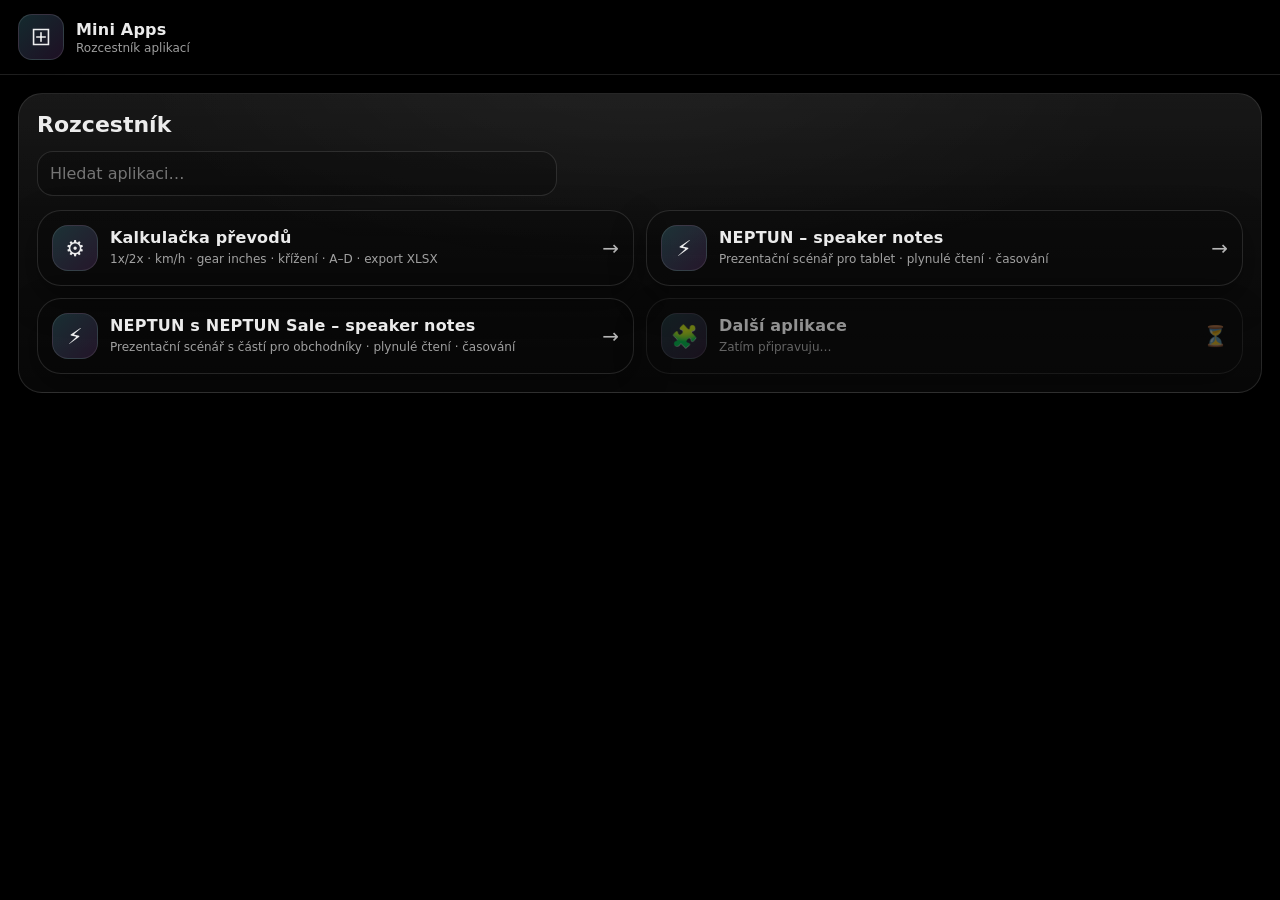
<file: index.html>
<!doctype html>
<html lang="cs">
<head>
  <meta charset="utf-8" />
  <meta name="viewport" content="width=device-width,initial-scale=1" />
  <meta name="theme-color" content="#000000">
  <title>Mini Apps – rozcestník</title>
  <link rel="stylesheet" href="shared/shell.css" />
  <script defer src="shared/hub.js"></script>
  <link rel="manifest" href="manifest.webmanifest">
  <link rel="apple-touch-icon" href="icons/mini-apps-180.png">
  <script defer src="shared/pwa.js"></script>
</head>

<body>
  <header class="topbar">
    <div class="brand">
      <div class="logo" aria-hidden="true">
        <svg width="34" height="34" viewBox="0 0 64 64" fill="none">
          <path d="M18 18h28v28H18z" stroke="currentColor" stroke-width="3" />
          <path d="M24 32h16" stroke="currentColor" stroke-width="3" stroke-linecap="round" />
          <path d="M32 24v16" stroke="currentColor" stroke-width="3" stroke-linecap="round" />
        </svg>
      </div>
      <div>
        <div class="title">Mini Apps</div>
        <div class="subtitle">Rozcestník aplikací</div>
      </div>
    </div>
  </header>

  <main class="wrap">
    <section class="hero">
      <div class="hero-card">
        <div class="hero-bg" aria-hidden="true"></div>
        <div class="hero-content">
          <h1>Rozcestník</h1>

          <div class="hub-controls">
            <input id="search" class="hub-search" type="text" placeholder="Hledat aplikaci…" aria-label="Hledat aplikaci" />
            <button type="button" id="installApp" class="btn primary hub-install" hidden>Instalovat Mini Apps</button>
          </div>

          <div id="appGrid" class="app-grid" aria-live="polite"></div>
          <div id="hubError" class="hub-error" role="alert" style="display:none;"></div>
        </div>
      </div>
    </section>
  </main>

</body>
</html>
</file>
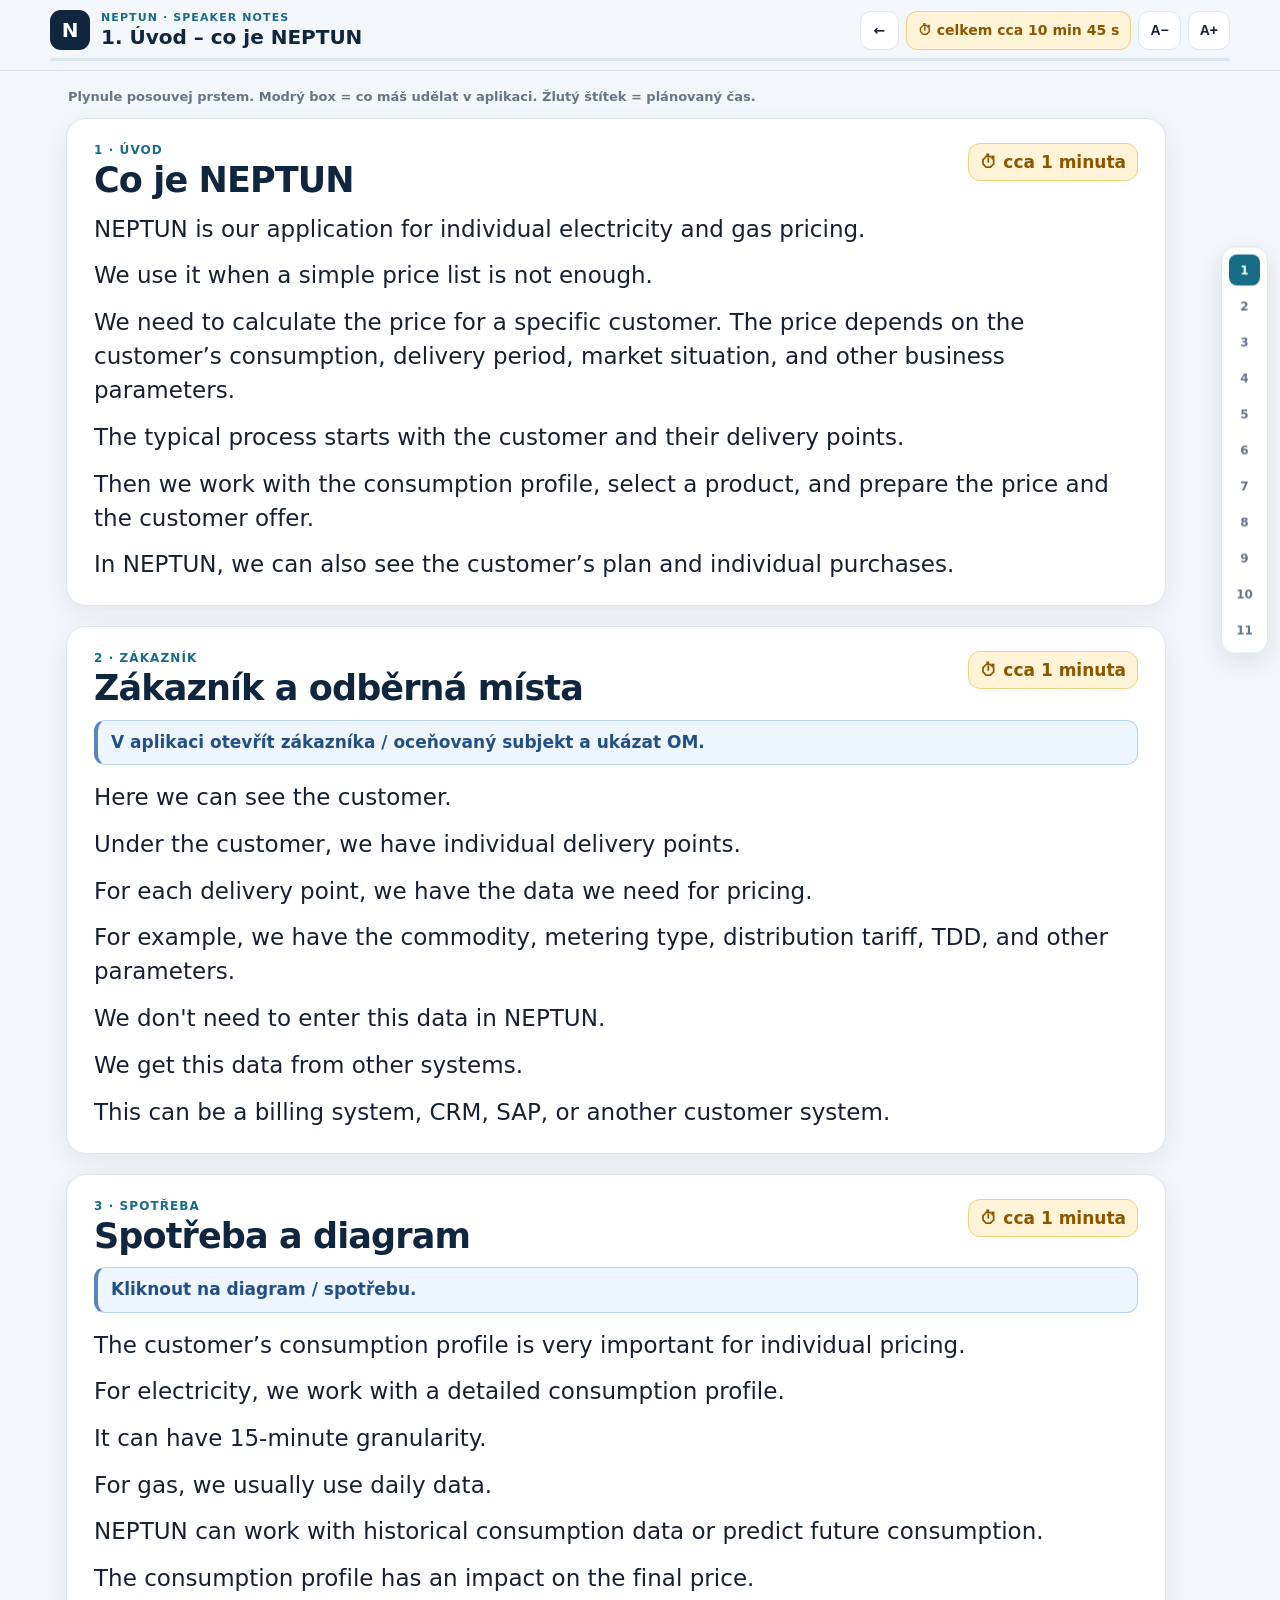
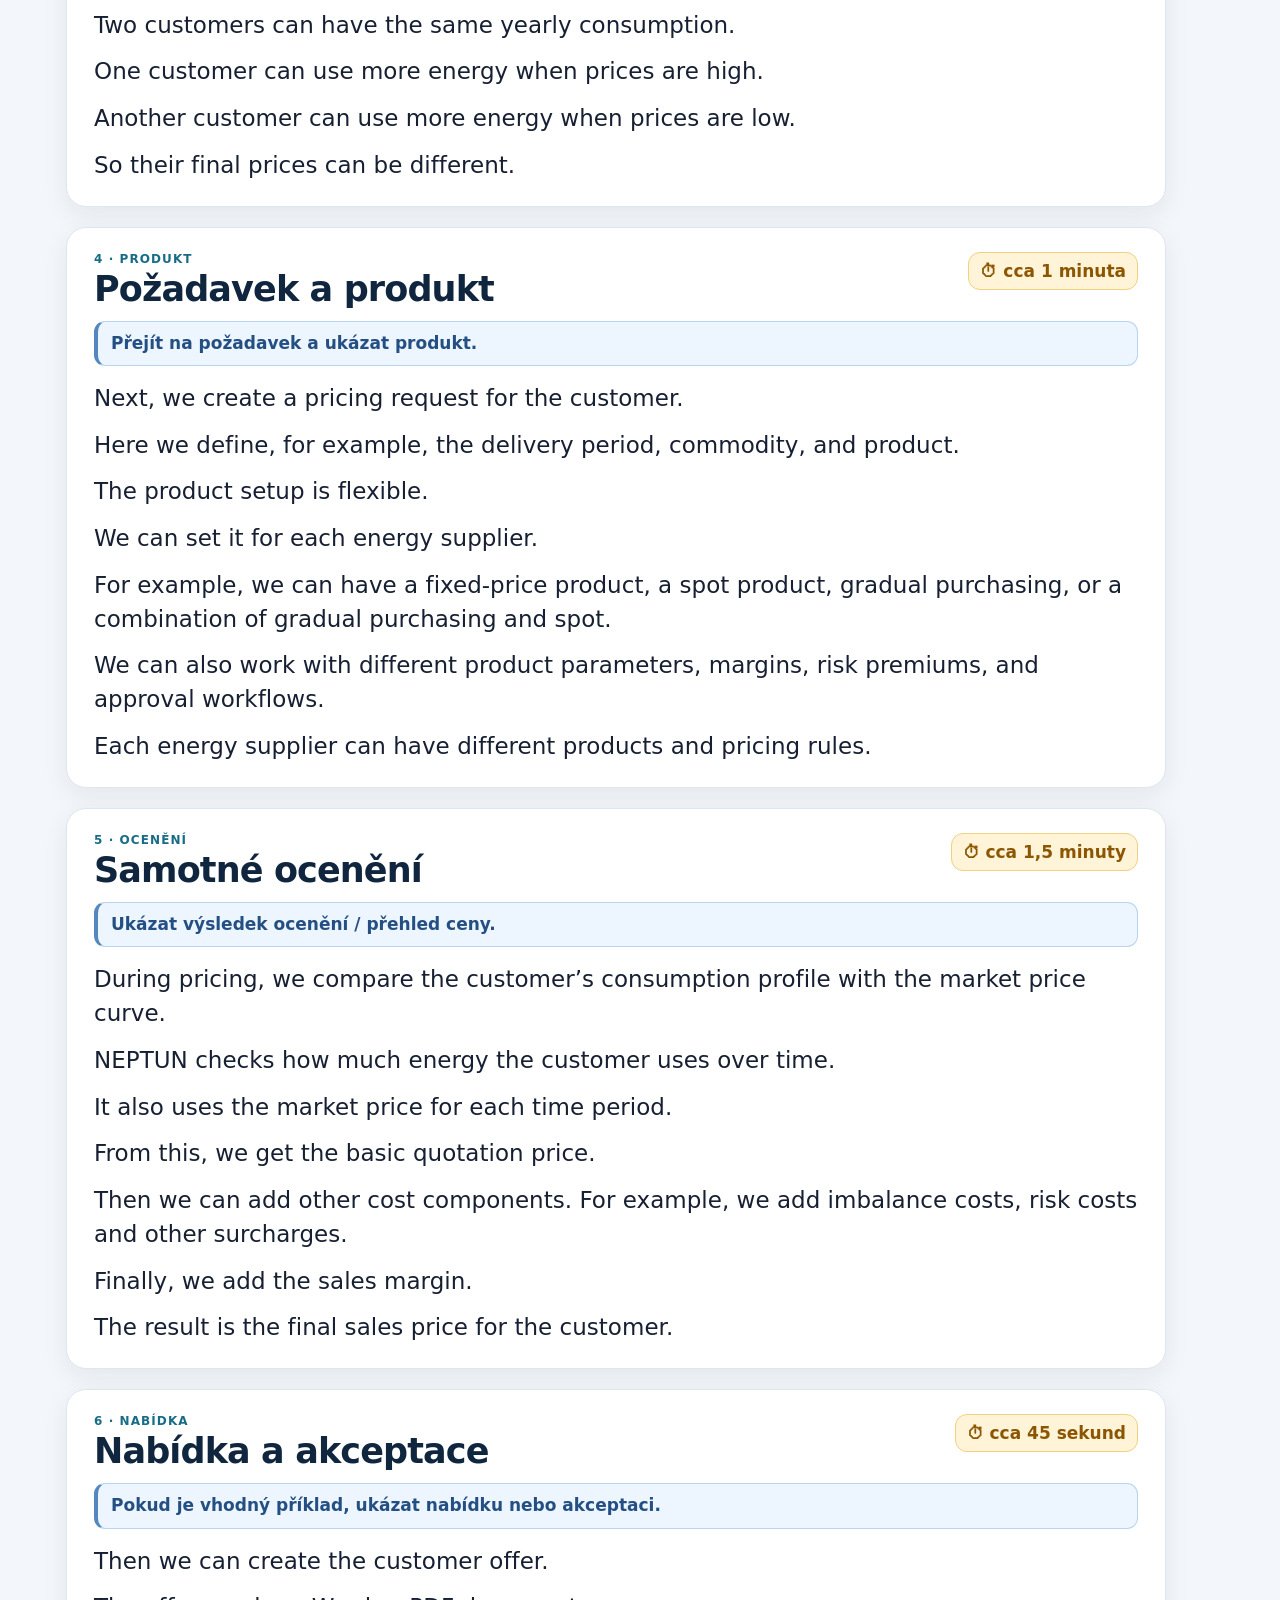
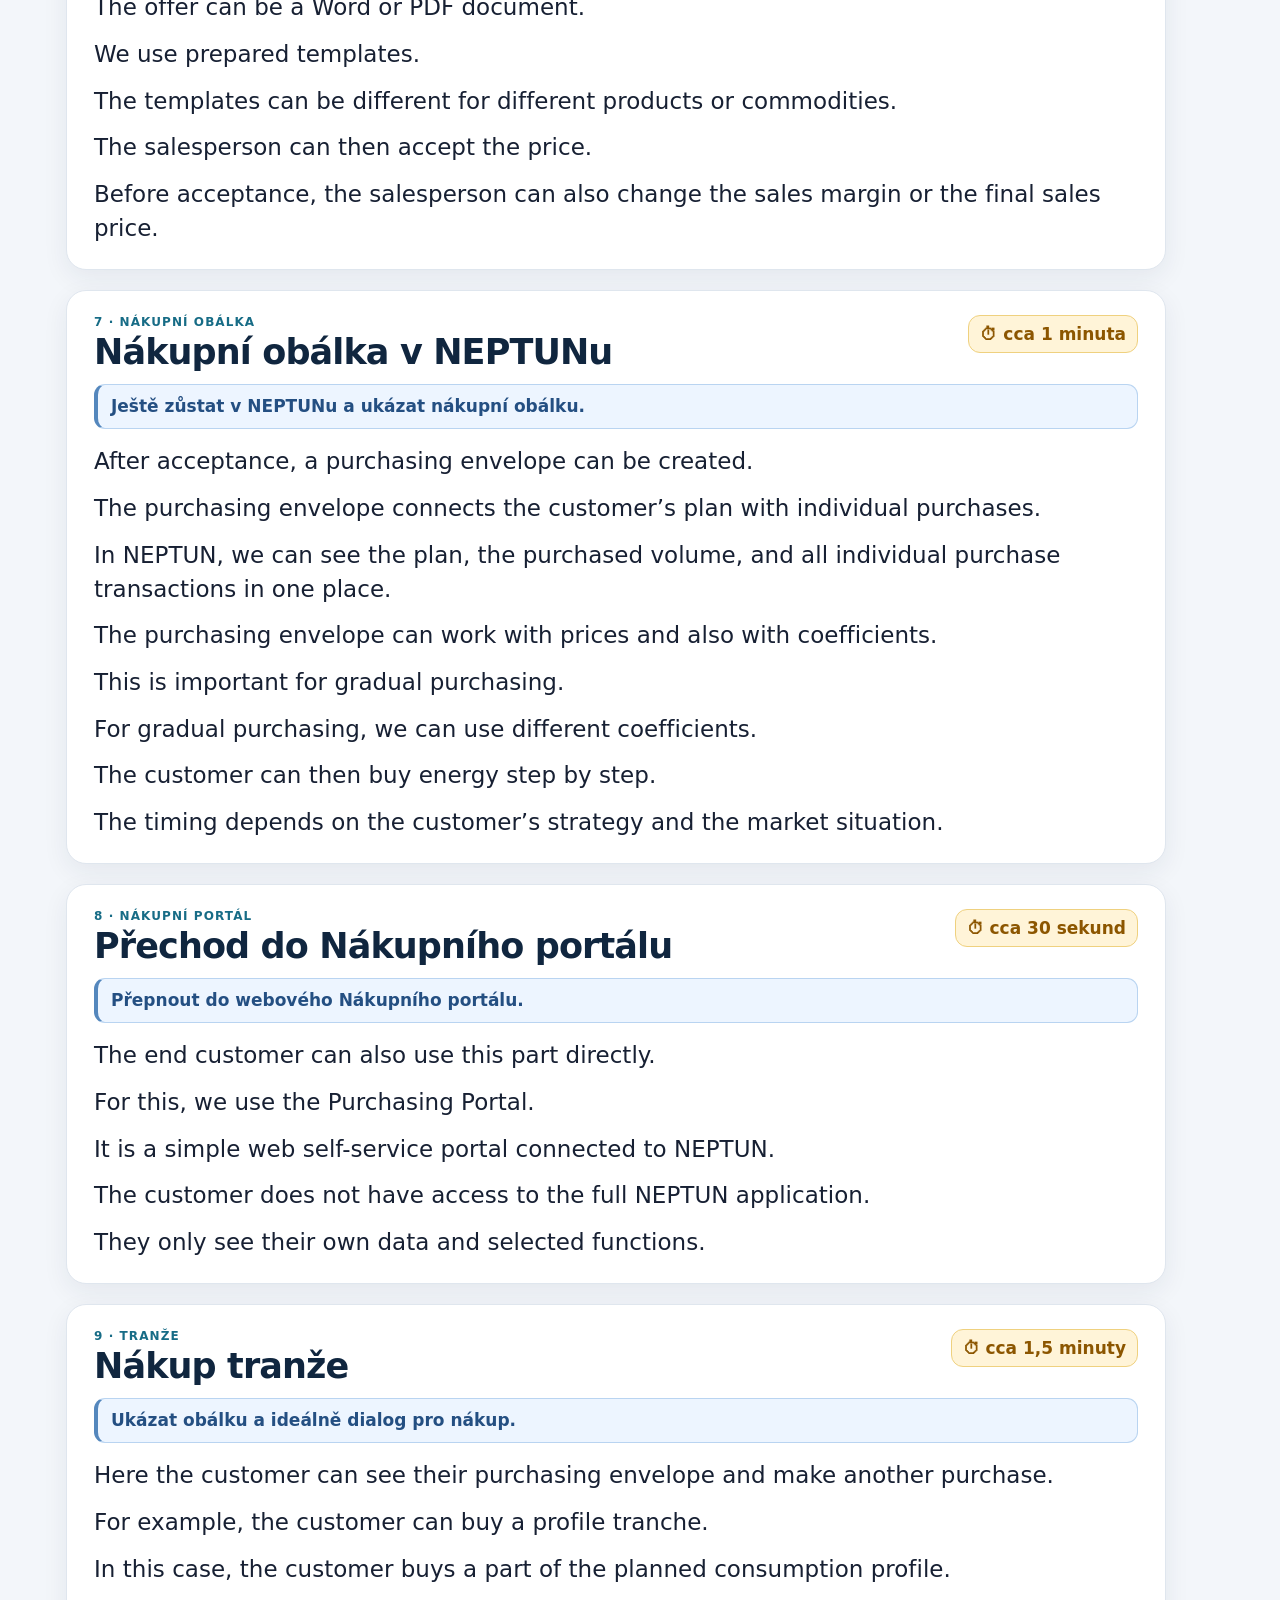
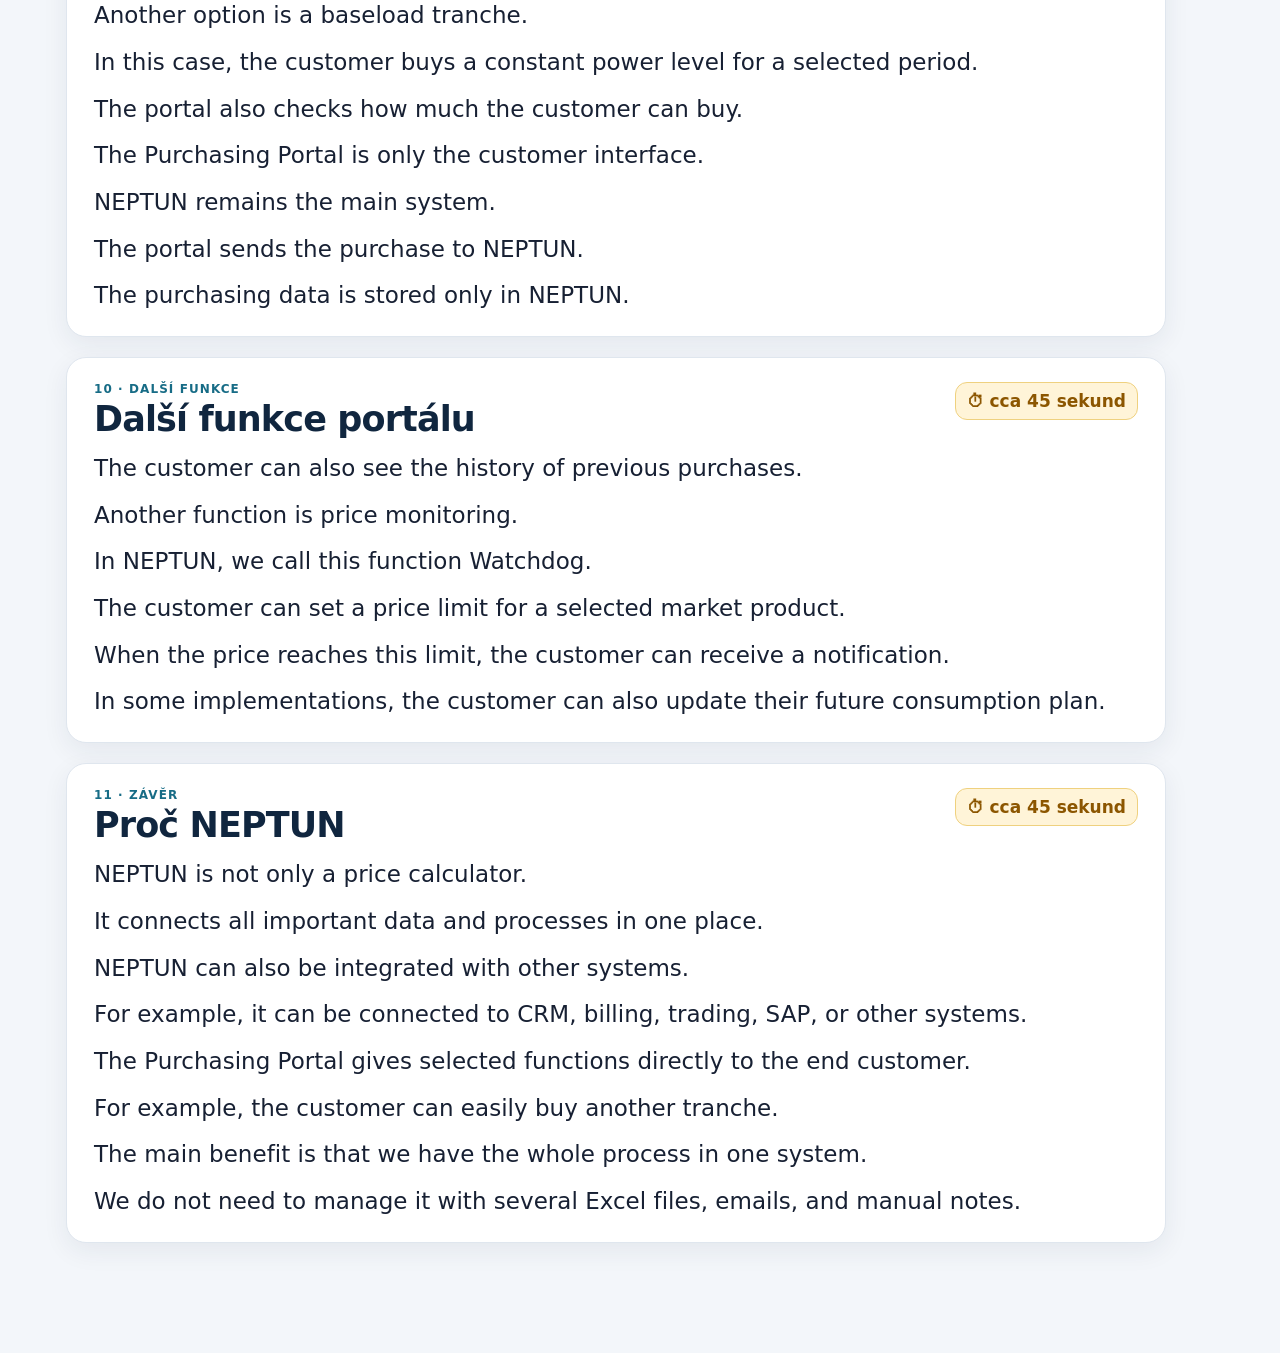
<file: apps/neptun/index.html>
<!doctype html>
<html lang="cs">
<head>
  <meta charset="utf-8">
  <meta name="viewport" content="width=device-width, initial-scale=1, viewport-fit=cover">
  <meta name="theme-color" content="#f3f6fa">
  <title>NEPTUN – prezentace / speaker notes</title>
  <style>
    :root{--bg:#f3f6fa;--card:#ffffff;--text:#172033;--heading:#10263f;--muted:#65758a;--border:#dfe6ee;--accent:#176c86;--accent-bg:#e8f4f7;--time:#8c5600;--time-bg:#fff4d8;--time-border:#efd17f;--note:#244f82;--note-bg:#edf5ff;--note-border:#b9d4f1;--shadow:0 8px 26px rgba(23,46,75,.07);--font:23px;--line:1.48}
    *{box-sizing:border-box}html{scroll-behavior:smooth}body{margin:0;background:var(--bg);color:var(--text);font-family:Inter,system-ui,-apple-system,BlinkMacSystemFont,"Segoe UI",sans-serif;-webkit-font-smoothing:antialiased}
    .top{position:sticky;top:0;z-index:50;background:rgba(243,246,250,.96);backdrop-filter:blur(14px);border-bottom:1px solid rgba(100,116,139,.16);padding:10px 16px 9px}.top-inner{width:min(1180px,100%);margin:auto;display:flex;align-items:center;justify-content:space-between;gap:16px}.brand{display:flex;align-items:center;gap:11px;min-width:0}.logo{flex:none;width:40px;height:40px;border-radius:11px;display:grid;place-items:center;color:white;background:var(--heading);font-weight:900;font-size:20px}.top-title{min-width:0}.eyebrow{font-size:11px;text-transform:uppercase;letter-spacing:.1em;font-weight:900;color:var(--accent)}.current{margin-top:2px;color:var(--heading);font-size:20px;line-height:1.15;font-weight:850;white-space:nowrap;overflow:hidden;text-overflow:ellipsis}.controls{flex:none;display:flex;gap:7px;align-items:center}.pill,.control{border:1px solid var(--border);background:white;color:var(--text);border-radius:11px;height:39px;padding:0 11px;display:flex;align-items:center;justify-content:center;font-weight:800;font-size:14px}.pill{color:var(--time);background:var(--time-bg);border-color:var(--time-border)}button.control{cursor:pointer}.hub-link{text-decoration:none;min-width:39px}.progress{width:min(1180px,100%);height:3px;margin:8px auto 0;border-radius:999px;background:#dce5ed;overflow:hidden}.progress div{width:0;height:100%;background:var(--accent)}main{width:min(1180px,100%);margin:auto;padding:18px 64px 90px 16px}.help{color:var(--muted);font-size:13px;font-weight:700;margin:0 0 14px 2px}.section{position:relative;scroll-margin-top:78px;background:var(--card);border:1px solid var(--border);border-radius:20px;box-shadow:var(--shadow);padding:24px 27px;margin-bottom:20px}.section-head{display:flex;justify-content:space-between;align-items:flex-start;gap:16px;margin-bottom:13px}.num{color:var(--accent);font-size:12px;font-weight:900;letter-spacing:.09em;text-transform:uppercase;margin-bottom:5px}h2{margin:0;color:var(--heading);font-size:35px;line-height:1.05;letter-spacing:-.025em}.time{flex:none;color:var(--time);background:var(--time-bg);border:1px solid var(--time-border);border-radius:12px;padding:8px 11px;font-size:17px;font-weight:900;white-space:nowrap}.note{margin:0 0 15px;padding:10px 13px;background:var(--note-bg);border:1px solid var(--note-border);border-left:4px solid #5487bd;border-radius:11px;color:var(--note);font-size:17px;line-height:1.38;font-weight:850}.note:empty{display:none}.script p{margin:0 0 .55em;max-width:90ch;font-size:var(--font);line-height:var(--line);letter-spacing:.001em}.script p:last-child{margin-bottom:0}.mini-nav{position:fixed;right:12px;top:50%;transform:translateY(-50%);z-index:30;display:flex;flex-direction:column;gap:5px;padding:7px;border:1px solid var(--border);background:rgba(255,255,255,.95);backdrop-filter:blur(12px);border-radius:14px;box-shadow:0 8px 24px rgba(23,46,75,.10)}.mini-nav a{width:31px;height:31px;border-radius:8px;display:grid;place-items:center;text-decoration:none;color:var(--muted);font-size:12px;font-weight:900}.mini-nav a.active{background:var(--accent);color:white}@media (orientation:landscape) and (max-height:720px){:root{--font:20px;--line:1.43}.top{padding-top:7px;padding-bottom:6px}.logo{width:35px;height:35px}.section{padding:18px 22px;margin-bottom:15px}h2{font-size:30px}.note{font-size:15px;padding:8px 11px}.time{font-size:15px;padding:7px 9px}}@media (max-width:760px){main{padding-right:16px}.mini-nav{display:none}.pill{display:none}.current{font-size:17px}.section{padding:19px}h2{font-size:29px}.script p{font-size:21px}}@media print{.top,.mini-nav,.help{display:none!important}main{padding:0}.section{box-shadow:none;break-after:page;border:none}}
  </style>
  <link rel="manifest" href="../../manifest.webmanifest">
  <link rel="apple-touch-icon" href="../../icons/mini-apps-180.png">
  <script defer src="../../shared/pwa.js"></script>
</head>
<body>
<header class="top"><div class="top-inner"><div class="brand"><div class="logo">N</div><div class="top-title"><div class="eyebrow">NEPTUN · speaker notes</div><div class="current" id="currentTitle">1. Úvod – co je NEPTUN</div></div></div><div class="controls"><a class="control hub-link" href="../../" aria-label="Zpět do rozcestníku" title="Zpět do rozcestníku">←</a><div class="pill">⏱ celkem cca 10 min 45 s</div><button class="control" id="smaller">A−</button><button class="control" id="larger">A+</button></div></div><div class="progress"><div id="progress"></div></div></header>
<nav class="mini-nav" aria-label="Rychlá navigace"><a href="#s1">1</a><a href="#s2">2</a><a href="#s3">3</a><a href="#s4">4</a><a href="#s5">5</a><a href="#s6">6</a><a href="#s7">7</a><a href="#s8">8</a><a href="#s9">9</a><a href="#s10">10</a><a href="#s11">11</a></nav>
<main>
<div class="help">Plynule posouvej prstem. Modrý box = co máš udělat v aplikaci. Žlutý štítek = plánovaný čas.</div>
<section class="section" id="s1" data-title="1. Úvod – co je NEPTUN"><div class="section-head"><div><div class="num">1 · Úvod</div><h2>Co je NEPTUN</h2></div><div class="time">⏱ cca 1 minuta</div></div><div class="note"></div><div class="script"><p>NEPTUN is our application for individual electricity and gas pricing.</p><p>We use it when a simple price list is not enough.</p><p>We need to calculate the price for a specific customer. The price depends on the customer’s consumption, delivery period, market situation, and other business parameters.</p><p>The typical process starts with the customer and their delivery points.</p><p>Then we work with the consumption profile, select a product, and prepare the price and the customer offer.</p><p>In NEPTUN, we can also see the customer’s plan and individual purchases.</p></div></section>
<section class="section" id="s2" data-title="2. Zákazník a odběrná místa"><div class="section-head"><div><div class="num">2 · Zákazník</div><h2>Zákazník a odběrná místa</h2></div><div class="time">⏱ cca 1 minuta</div></div><div class="note">V aplikaci otevřít zákazníka / oceňovaný subjekt a ukázat OM.</div><div class="script"><p>Here we can see the customer.</p><p>Under the customer, we have individual delivery points.</p><p>For each delivery point, we have the data we need for pricing.</p><p>For example, we have the commodity, metering type, distribution tariff, TDD, and other parameters.</p><p>We don't need to enter this data in NEPTUN.</p><p>We get this data from other systems.</p><p>This can be a billing system, CRM, SAP, or another customer system.</p></div></section>
<section class="section" id="s3" data-title="3. Spotřeba a diagram"><div class="section-head"><div><div class="num">3 · Spotřeba</div><h2>Spotřeba a diagram</h2></div><div class="time">⏱ cca 1 minuta</div></div><div class="note">Kliknout na diagram / spotřebu.</div><div class="script"><p>The customer’s consumption profile is very important for individual pricing.</p><p>For electricity, we work with a detailed consumption profile.</p><p>It can have 15-minute granularity.</p><p>For gas, we usually use daily data.</p><p>NEPTUN can work with historical consumption data or predict future consumption.</p><p>The consumption profile has an impact on the final price.</p><p>Two customers can have the same yearly consumption.</p><p>One customer can use more energy when prices are high.</p><p>Another customer can use more energy when prices are low.</p><p>So their final prices can be different.</p></div></section>
<section class="section" id="s4" data-title="4. Požadavek a produkt"><div class="section-head"><div><div class="num">4 · Produkt</div><h2>Požadavek a produkt</h2></div><div class="time">⏱ cca 1 minuta</div></div><div class="note">Přejít na požadavek a ukázat produkt.</div><div class="script"><p>Next, we create a pricing request for the customer.</p><p>Here we define, for example, the delivery period, commodity, and product.</p><p>The product setup is flexible.</p><p>We can set it for each energy supplier.</p><p>For example, we can have a fixed-price product, a spot product, gradual purchasing, or a combination of gradual purchasing and spot.</p><p>We can also work with different product parameters, margins, risk premiums, and approval workflows.</p><p>Each energy supplier can have different products and pricing rules.</p></div></section>
<section class="section" id="s5" data-title="5. Samotné ocenění"><div class="section-head"><div><div class="num">5 · Ocenění</div><h2>Samotné ocenění</h2></div><div class="time">⏱ cca 1,5 minuty</div></div><div class="note">Ukázat výsledek ocenění / přehled ceny.</div><div class="script"><p>During pricing, we compare the customer’s consumption profile with the market price curve.</p><p>NEPTUN checks how much energy the customer uses over time.</p><p>It also uses the market price for each time period.</p><p>From this, we get the basic quotation price.</p><p>Then we can add other cost components. For example, we add imbalance costs, risk costs and other surcharges.</p><p>Finally, we add the sales margin.</p><p>The result is the final sales price for the customer.</p></div></section>
<section class="section" id="s6" data-title="6. Nabídka a akceptace"><div class="section-head"><div><div class="num">6 · Nabídka</div><h2>Nabídka a akceptace</h2></div><div class="time">⏱ cca 45 sekund</div></div><div class="note">Pokud je vhodný příklad, ukázat nabídku nebo akceptaci.</div><div class="script"><p>Then we can create the customer offer.</p><p>The offer can be a Word or PDF document.</p><p>We use prepared templates.</p><p>The templates can be different for different products or commodities.</p><p>The salesperson can then accept the price.</p><p>Before acceptance, the salesperson can also change the sales margin or the final sales price.</p></div></section>
<section class="section" id="s7" data-title="7. Nákupní obálka v NEPTUNu"><div class="section-head"><div><div class="num">7 · Nákupní obálka</div><h2>Nákupní obálka v NEPTUNu</h2></div><div class="time">⏱ cca 1 minuta</div></div><div class="note">Ještě zůstat v NEPTUNu a ukázat nákupní obálku.</div><div class="script"><p>After acceptance, a purchasing envelope can be created.</p><p>The purchasing envelope connects the customer’s plan with individual purchases.</p><p>In NEPTUN, we can see the plan, the purchased volume, and all individual purchase transactions in one place.</p><p>The purchasing envelope can work with prices and also with coefficients.</p><p>This is important for gradual purchasing.</p><p>For gradual purchasing, we can use different coefficients.</p><p>The customer can then buy energy step by step.</p><p>The timing depends on the customer’s strategy and the market situation.</p></div></section>
<section class="section" id="s8" data-title="8. Přechod do Nákupního portálu"><div class="section-head"><div><div class="num">8 · Nákupní portál</div><h2>Přechod do Nákupního portálu</h2></div><div class="time">⏱ cca 30 sekund</div></div><div class="note">Přepnout do webového Nákupního portálu.</div><div class="script"><p>The end customer can also use this part directly.</p><p>For this, we use the Purchasing Portal.</p><p>It is a simple web self-service portal connected to NEPTUN.</p><p>The customer does not have access to the full NEPTUN application.</p><p>They only see their own data and selected functions.</p></div></section>
<section class="section" id="s9" data-title="9. Nákup tranže"><div class="section-head"><div><div class="num">9 · Tranže</div><h2>Nákup tranže</h2></div><div class="time">⏱ cca 1,5 minuty</div></div><div class="note">Ukázat obálku a ideálně dialog pro nákup.</div><div class="script"><p>Here the customer can see their purchasing envelope and make another purchase.</p><p>For example, the customer can buy a profile tranche.</p><p>In this case, the customer buys a part of the planned consumption profile.</p><p>Another option is a baseload tranche.</p><p>In this case, the customer buys a constant power level for a selected period.</p><p>The portal also checks how much the customer can buy.</p><p>The Purchasing Portal is only the customer interface.</p><p>NEPTUN remains the main system.</p><p>The portal sends the purchase to NEPTUN.</p><p>The purchasing data is stored only in NEPTUN.</p></div></section>
<section class="section" id="s10" data-title="10. Další funkce portálu"><div class="section-head"><div><div class="num">10 · Další funkce</div><h2>Další funkce portálu</h2></div><div class="time">⏱ cca 45 sekund</div></div><div class="note"></div><div class="script"><p>The customer can also see the history of previous purchases.</p><p>Another function is price monitoring.</p><p>In NEPTUN, we call this function Watchdog.</p><p>The customer can set a price limit for a selected market product.</p><p>When the price reaches this limit, the customer can receive a notification.</p><p>In some implementations, the customer can also update their future consumption plan.</p></div></section>
<section class="section" id="s11" data-title="11. Závěr – proč NEPTUN"><div class="section-head"><div><div class="num">11 · Závěr</div><h2>Proč NEPTUN</h2></div><div class="time">⏱ cca 45 sekund</div></div><div class="note"></div><div class="script"><p>NEPTUN is not only a price calculator.</p><p>It connects all important data and processes in one place.</p><p>NEPTUN can also be integrated with other systems.</p><p>For example, it can be connected to CRM, billing, trading, SAP, or other systems.</p><p>The Purchasing Portal gives selected functions directly to the end customer.</p><p>For example, the customer can easily buy another tranche.</p><p>The main benefit is that we have the whole process in one system.</p><p>We do not need to manage it with several Excel files, emails, and manual notes.</p></div></section>
</main>
<script>
const sections=[...document.querySelectorAll('.section')],links=[...document.querySelectorAll('.mini-nav a')],currentTitle=document.getElementById('currentTitle'),progress=document.getElementById('progress');let fontSize=23;function updateProgress(){const max=document.documentElement.scrollHeight-innerHeight,p=max>0?scrollY/max*100:0;progress.style.width=Math.max(0,Math.min(100,p))+'%';let active=sections[0];for(const s of sections){if(s.getBoundingClientRect().top<=120)active=s}currentTitle.textContent=active.dataset.title;links.forEach(a=>a.classList.toggle('active',a.getAttribute('href')==='#'+active.id))}addEventListener('scroll',updateProgress,{passive:true});addEventListener('resize',updateProgress);document.getElementById('smaller').addEventListener('click',()=>{fontSize=Math.max(18,fontSize-1);document.documentElement.style.setProperty('--font',fontSize+'px')});document.getElementById('larger').addEventListener('click',()=>{fontSize=Math.min(30,fontSize+1);document.documentElement.style.setProperty('--font',fontSize+'px')});updateProgress();
</script>
</body>
</html>
</file>
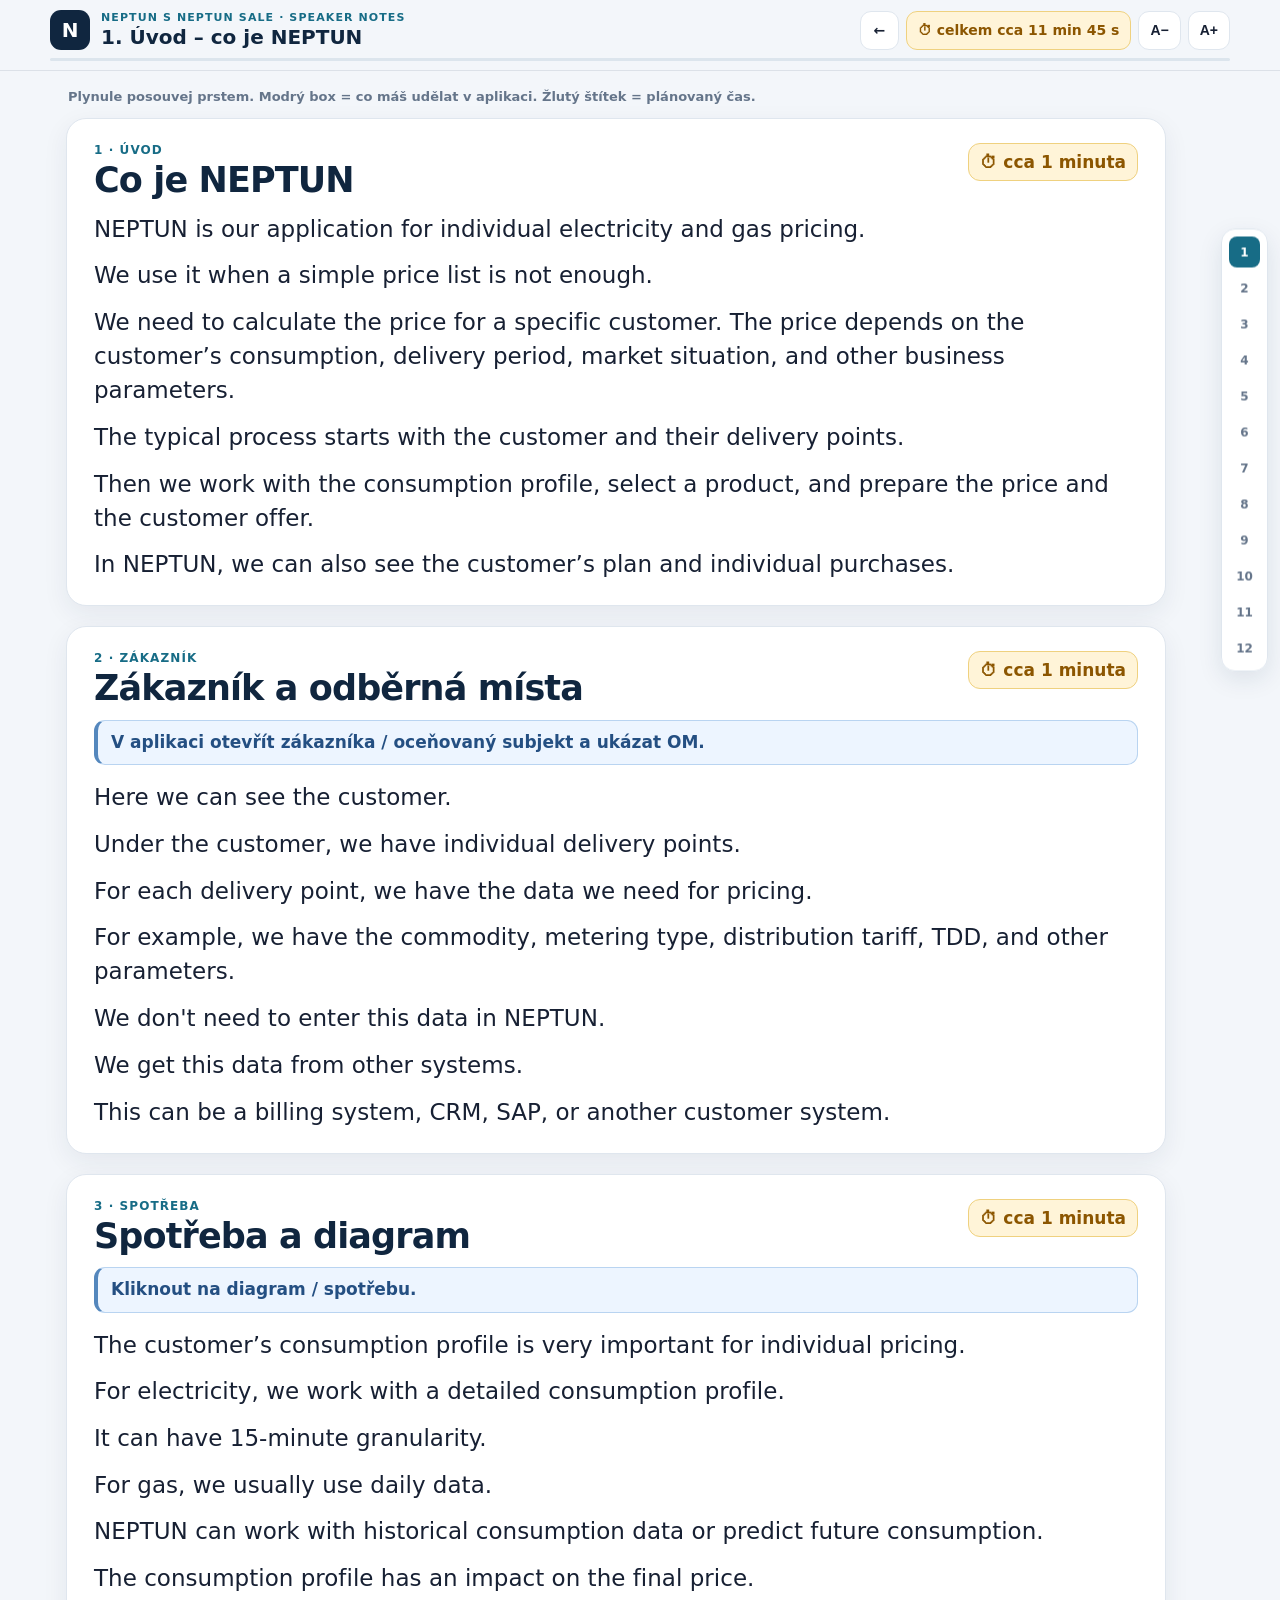
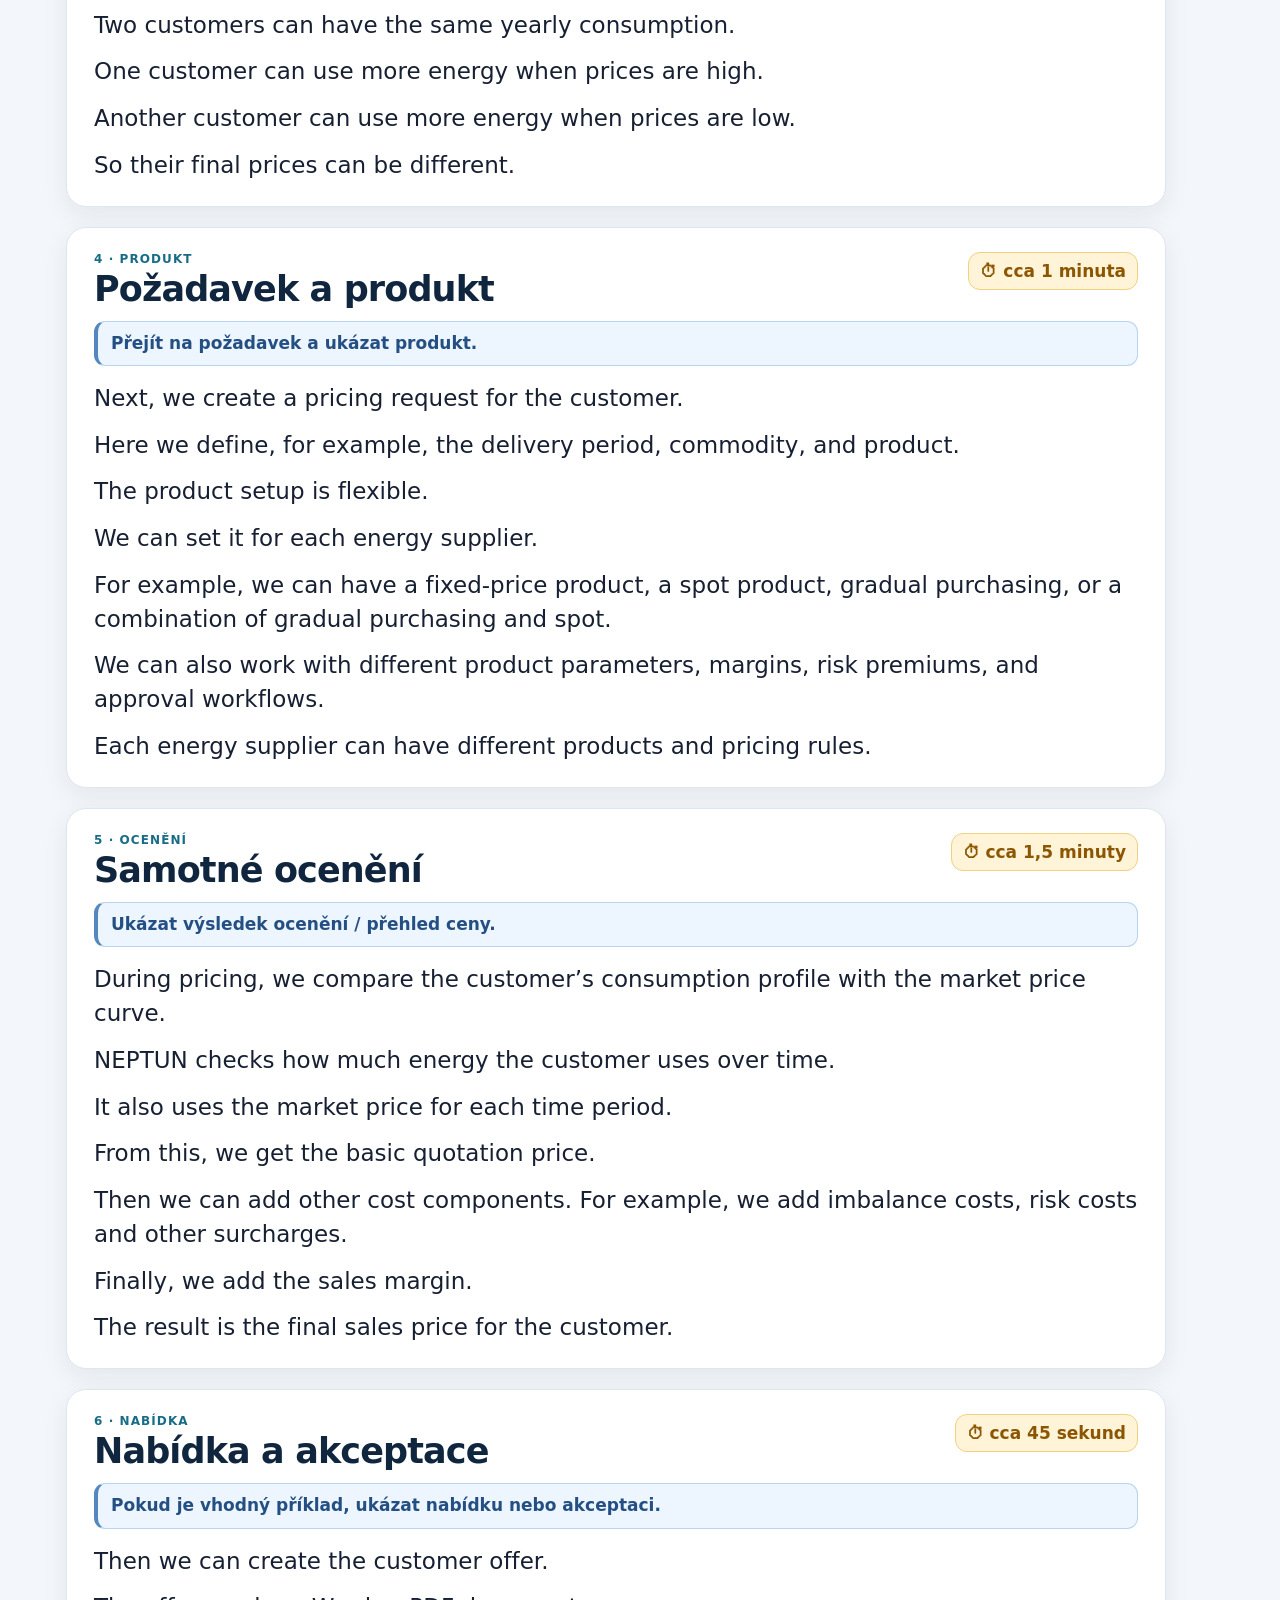
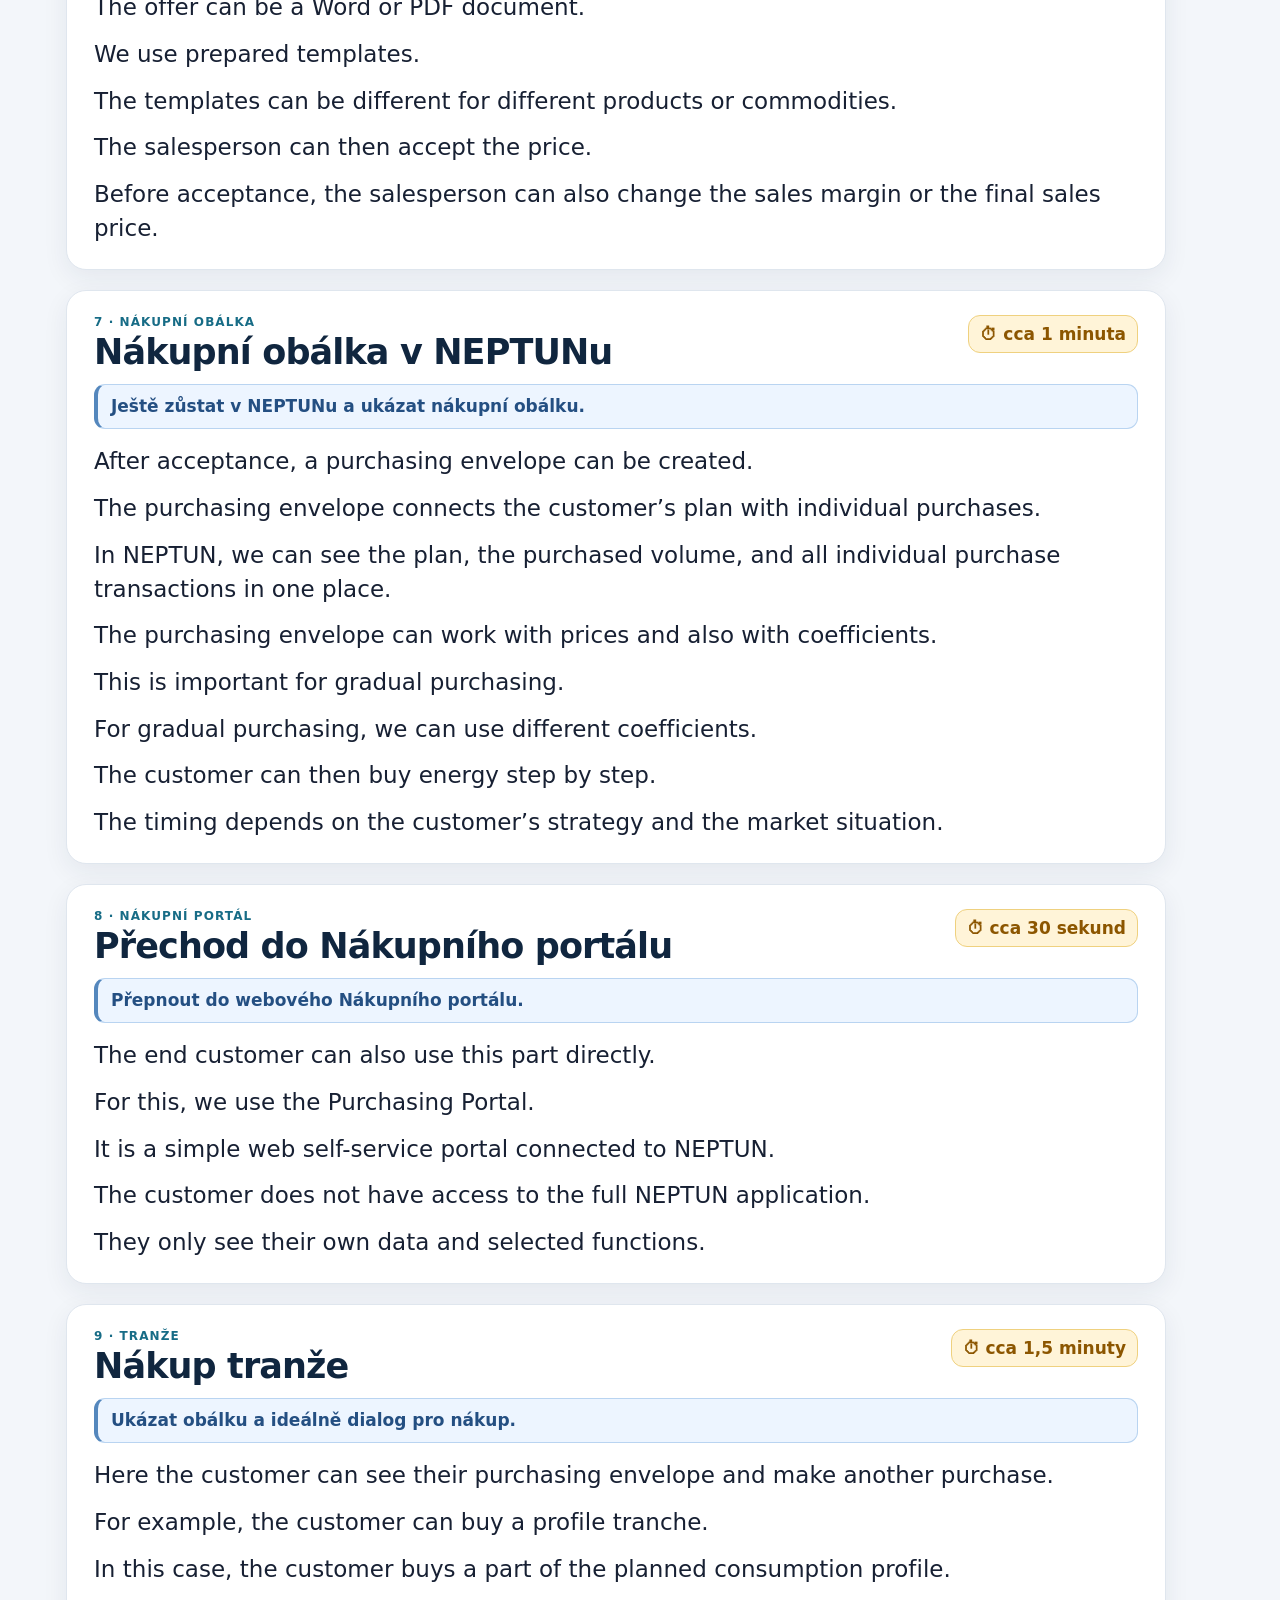
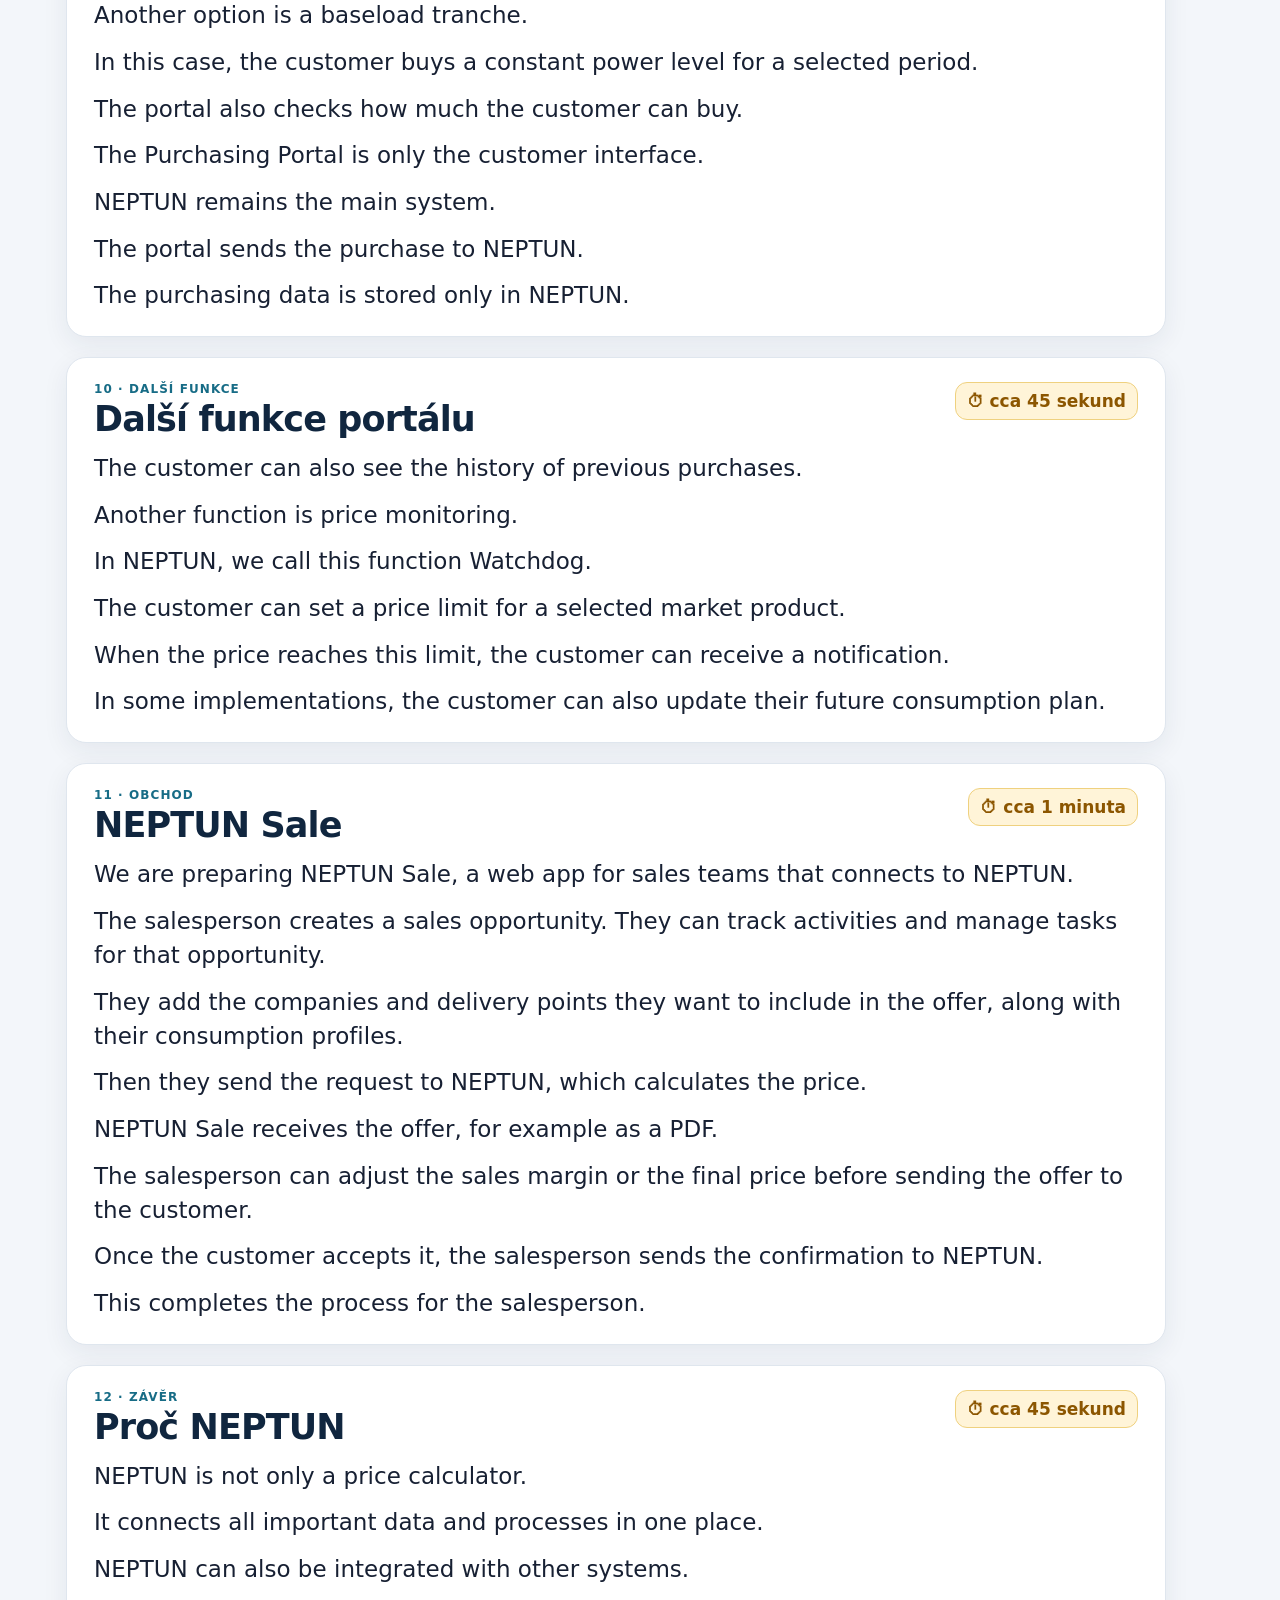
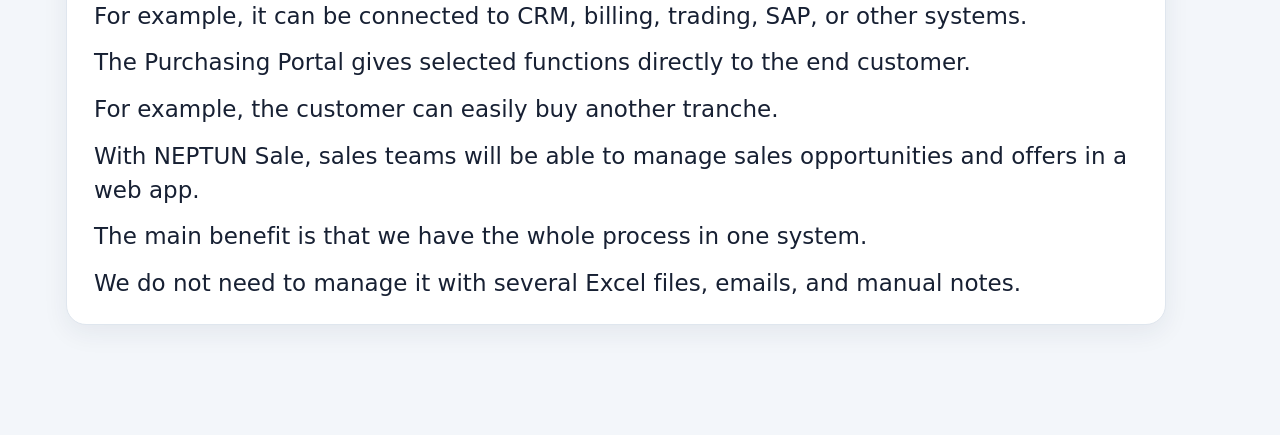
<file: apps/neptunWithSale/index.html>
<!doctype html>
<html lang="cs">
<head>
  <meta charset="utf-8">
  <meta name="viewport" content="width=device-width, initial-scale=1, viewport-fit=cover">
  <meta name="theme-color" content="#f3f6fa">
  <title>NEPTUN s NEPTUN Sale – prezentace / speaker notes</title>
  <style>
    :root{--bg:#f3f6fa;--card:#ffffff;--text:#172033;--heading:#10263f;--muted:#65758a;--border:#dfe6ee;--accent:#176c86;--accent-bg:#e8f4f7;--time:#8c5600;--time-bg:#fff4d8;--time-border:#efd17f;--note:#244f82;--note-bg:#edf5ff;--note-border:#b9d4f1;--shadow:0 8px 26px rgba(23,46,75,.07);--font:23px;--line:1.48}
    *{box-sizing:border-box}html{scroll-behavior:smooth}body{margin:0;background:var(--bg);color:var(--text);font-family:Inter,system-ui,-apple-system,BlinkMacSystemFont,"Segoe UI",sans-serif;-webkit-font-smoothing:antialiased}
    .top{position:sticky;top:0;z-index:50;background:rgba(243,246,250,.96);backdrop-filter:blur(14px);border-bottom:1px solid rgba(100,116,139,.16);padding:10px 16px 9px}.top-inner{width:min(1180px,100%);margin:auto;display:flex;align-items:center;justify-content:space-between;gap:16px}.brand{display:flex;align-items:center;gap:11px;min-width:0}.logo{flex:none;width:40px;height:40px;border-radius:11px;display:grid;place-items:center;color:white;background:var(--heading);font-weight:900;font-size:20px}.top-title{min-width:0}.eyebrow{font-size:11px;text-transform:uppercase;letter-spacing:.1em;font-weight:900;color:var(--accent)}.current{margin-top:2px;color:var(--heading);font-size:20px;line-height:1.15;font-weight:850;white-space:nowrap;overflow:hidden;text-overflow:ellipsis}.controls{flex:none;display:flex;gap:7px;align-items:center}.pill,.control{border:1px solid var(--border);background:white;color:var(--text);border-radius:11px;height:39px;padding:0 11px;display:flex;align-items:center;justify-content:center;font-weight:800;font-size:14px}.pill{color:var(--time);background:var(--time-bg);border-color:var(--time-border)}button.control{cursor:pointer}.hub-link{text-decoration:none;min-width:39px}.progress{width:min(1180px,100%);height:3px;margin:8px auto 0;border-radius:999px;background:#dce5ed;overflow:hidden}.progress div{width:0;height:100%;background:var(--accent)}main{width:min(1180px,100%);margin:auto;padding:18px 64px 90px 16px}.help{color:var(--muted);font-size:13px;font-weight:700;margin:0 0 14px 2px}.section{position:relative;scroll-margin-top:78px;background:var(--card);border:1px solid var(--border);border-radius:20px;box-shadow:var(--shadow);padding:24px 27px;margin-bottom:20px}.section-head{display:flex;justify-content:space-between;align-items:flex-start;gap:16px;margin-bottom:13px}.num{color:var(--accent);font-size:12px;font-weight:900;letter-spacing:.09em;text-transform:uppercase;margin-bottom:5px}h2{margin:0;color:var(--heading);font-size:35px;line-height:1.05;letter-spacing:-.025em}.time{flex:none;color:var(--time);background:var(--time-bg);border:1px solid var(--time-border);border-radius:12px;padding:8px 11px;font-size:17px;font-weight:900;white-space:nowrap}.note{margin:0 0 15px;padding:10px 13px;background:var(--note-bg);border:1px solid var(--note-border);border-left:4px solid #5487bd;border-radius:11px;color:var(--note);font-size:17px;line-height:1.38;font-weight:850}.note:empty{display:none}.script p{margin:0 0 .55em;max-width:90ch;font-size:var(--font);line-height:var(--line);letter-spacing:.001em}.script p:last-child{margin-bottom:0}.mini-nav{position:fixed;right:12px;top:50%;transform:translateY(-50%);z-index:30;display:flex;flex-direction:column;gap:5px;max-height:calc(100vh - 24px);overflow-y:auto;padding:7px;border:1px solid var(--border);background:rgba(255,255,255,.95);backdrop-filter:blur(12px);border-radius:14px;box-shadow:0 8px 24px rgba(23,46,75,.10)}.mini-nav a{flex:none;width:31px;height:31px;border-radius:8px;display:grid;place-items:center;text-decoration:none;color:var(--muted);font-size:12px;font-weight:900}.mini-nav a.active{background:var(--accent);color:white}@media (orientation:landscape) and (max-height:720px){:root{--font:20px;--line:1.43}.top{padding-top:7px;padding-bottom:6px}.logo{width:35px;height:35px}.section{padding:18px 22px;margin-bottom:15px}h2{font-size:30px}.note{font-size:15px;padding:8px 11px}.time{font-size:15px;padding:7px 9px}}@media (max-width:760px){main{padding-right:16px}.mini-nav{display:none}.pill{display:none}.current{font-size:17px}.section{padding:19px}h2{font-size:29px}.script p{font-size:21px}}@media print{.top,.mini-nav,.help{display:none!important}main{padding:0}.section{box-shadow:none;break-after:page;border:none}}
  </style>
  <link rel="manifest" href="../../manifest.webmanifest">
  <link rel="apple-touch-icon" href="../../icons/mini-apps-180.png">
  <script defer src="../../shared/pwa.js"></script>
</head>
<body>
<header class="top"><div class="top-inner"><div class="brand"><div class="logo">N</div><div class="top-title"><div class="eyebrow">NEPTUN s NEPTUN Sale · speaker notes</div><div class="current" id="currentTitle">1. Úvod – co je NEPTUN</div></div></div><div class="controls"><a class="control hub-link" href="../../" aria-label="Zpět do rozcestníku" title="Zpět do rozcestníku">←</a><div class="pill">⏱ celkem cca 11 min 45 s</div><button class="control" id="smaller">A−</button><button class="control" id="larger">A+</button></div></div><div class="progress"><div id="progress"></div></div></header>
<nav class="mini-nav" aria-label="Rychlá navigace"><a href="#s1">1</a><a href="#s2">2</a><a href="#s3">3</a><a href="#s4">4</a><a href="#s5">5</a><a href="#s6">6</a><a href="#s7">7</a><a href="#s8">8</a><a href="#s9">9</a><a href="#s10">10</a><a href="#s11">11</a><a href="#s12">12</a></nav>
<main>
<div class="help">Plynule posouvej prstem. Modrý box = co máš udělat v aplikaci. Žlutý štítek = plánovaný čas.</div>
<section class="section" id="s1" data-title="1. Úvod – co je NEPTUN"><div class="section-head"><div><div class="num">1 · Úvod</div><h2>Co je NEPTUN</h2></div><div class="time">⏱ cca 1 minuta</div></div><div class="note"></div><div class="script"><p>NEPTUN is our application for individual electricity and gas pricing.</p><p>We use it when a simple price list is not enough.</p><p>We need to calculate the price for a specific customer. The price depends on the customer’s consumption, delivery period, market situation, and other business parameters.</p><p>The typical process starts with the customer and their delivery points.</p><p>Then we work with the consumption profile, select a product, and prepare the price and the customer offer.</p><p>In NEPTUN, we can also see the customer’s plan and individual purchases.</p></div></section>
<section class="section" id="s2" data-title="2. Zákazník a odběrná místa"><div class="section-head"><div><div class="num">2 · Zákazník</div><h2>Zákazník a odběrná místa</h2></div><div class="time">⏱ cca 1 minuta</div></div><div class="note">V aplikaci otevřít zákazníka / oceňovaný subjekt a ukázat OM.</div><div class="script"><p>Here we can see the customer.</p><p>Under the customer, we have individual delivery points.</p><p>For each delivery point, we have the data we need for pricing.</p><p>For example, we have the commodity, metering type, distribution tariff, TDD, and other parameters.</p><p>We don't need to enter this data in NEPTUN.</p><p>We get this data from other systems.</p><p>This can be a billing system, CRM, SAP, or another customer system.</p></div></section>
<section class="section" id="s3" data-title="3. Spotřeba a diagram"><div class="section-head"><div><div class="num">3 · Spotřeba</div><h2>Spotřeba a diagram</h2></div><div class="time">⏱ cca 1 minuta</div></div><div class="note">Kliknout na diagram / spotřebu.</div><div class="script"><p>The customer’s consumption profile is very important for individual pricing.</p><p>For electricity, we work with a detailed consumption profile.</p><p>It can have 15-minute granularity.</p><p>For gas, we usually use daily data.</p><p>NEPTUN can work with historical consumption data or predict future consumption.</p><p>The consumption profile has an impact on the final price.</p><p>Two customers can have the same yearly consumption.</p><p>One customer can use more energy when prices are high.</p><p>Another customer can use more energy when prices are low.</p><p>So their final prices can be different.</p></div></section>
<section class="section" id="s4" data-title="4. Požadavek a produkt"><div class="section-head"><div><div class="num">4 · Produkt</div><h2>Požadavek a produkt</h2></div><div class="time">⏱ cca 1 minuta</div></div><div class="note">Přejít na požadavek a ukázat produkt.</div><div class="script"><p>Next, we create a pricing request for the customer.</p><p>Here we define, for example, the delivery period, commodity, and product.</p><p>The product setup is flexible.</p><p>We can set it for each energy supplier.</p><p>For example, we can have a fixed-price product, a spot product, gradual purchasing, or a combination of gradual purchasing and spot.</p><p>We can also work with different product parameters, margins, risk premiums, and approval workflows.</p><p>Each energy supplier can have different products and pricing rules.</p></div></section>
<section class="section" id="s5" data-title="5. Samotné ocenění"><div class="section-head"><div><div class="num">5 · Ocenění</div><h2>Samotné ocenění</h2></div><div class="time">⏱ cca 1,5 minuty</div></div><div class="note">Ukázat výsledek ocenění / přehled ceny.</div><div class="script"><p>During pricing, we compare the customer’s consumption profile with the market price curve.</p><p>NEPTUN checks how much energy the customer uses over time.</p><p>It also uses the market price for each time period.</p><p>From this, we get the basic quotation price.</p><p>Then we can add other cost components. For example, we add imbalance costs, risk costs and other surcharges.</p><p>Finally, we add the sales margin.</p><p>The result is the final sales price for the customer.</p></div></section>
<section class="section" id="s6" data-title="6. Nabídka a akceptace"><div class="section-head"><div><div class="num">6 · Nabídka</div><h2>Nabídka a akceptace</h2></div><div class="time">⏱ cca 45 sekund</div></div><div class="note">Pokud je vhodný příklad, ukázat nabídku nebo akceptaci.</div><div class="script"><p>Then we can create the customer offer.</p><p>The offer can be a Word or PDF document.</p><p>We use prepared templates.</p><p>The templates can be different for different products or commodities.</p><p>The salesperson can then accept the price.</p><p>Before acceptance, the salesperson can also change the sales margin or the final sales price.</p></div></section>
<section class="section" id="s7" data-title="7. Nákupní obálka v NEPTUNu"><div class="section-head"><div><div class="num">7 · Nákupní obálka</div><h2>Nákupní obálka v NEPTUNu</h2></div><div class="time">⏱ cca 1 minuta</div></div><div class="note">Ještě zůstat v NEPTUNu a ukázat nákupní obálku.</div><div class="script"><p>After acceptance, a purchasing envelope can be created.</p><p>The purchasing envelope connects the customer’s plan with individual purchases.</p><p>In NEPTUN, we can see the plan, the purchased volume, and all individual purchase transactions in one place.</p><p>The purchasing envelope can work with prices and also with coefficients.</p><p>This is important for gradual purchasing.</p><p>For gradual purchasing, we can use different coefficients.</p><p>The customer can then buy energy step by step.</p><p>The timing depends on the customer’s strategy and the market situation.</p></div></section>
<section class="section" id="s8" data-title="8. Přechod do Nákupního portálu"><div class="section-head"><div><div class="num">8 · Nákupní portál</div><h2>Přechod do Nákupního portálu</h2></div><div class="time">⏱ cca 30 sekund</div></div><div class="note">Přepnout do webového Nákupního portálu.</div><div class="script"><p>The end customer can also use this part directly.</p><p>For this, we use the Purchasing Portal.</p><p>It is a simple web self-service portal connected to NEPTUN.</p><p>The customer does not have access to the full NEPTUN application.</p><p>They only see their own data and selected functions.</p></div></section>
<section class="section" id="s9" data-title="9. Nákup tranže"><div class="section-head"><div><div class="num">9 · Tranže</div><h2>Nákup tranže</h2></div><div class="time">⏱ cca 1,5 minuty</div></div><div class="note">Ukázat obálku a ideálně dialog pro nákup.</div><div class="script"><p>Here the customer can see their purchasing envelope and make another purchase.</p><p>For example, the customer can buy a profile tranche.</p><p>In this case, the customer buys a part of the planned consumption profile.</p><p>Another option is a baseload tranche.</p><p>In this case, the customer buys a constant power level for a selected period.</p><p>The portal also checks how much the customer can buy.</p><p>The Purchasing Portal is only the customer interface.</p><p>NEPTUN remains the main system.</p><p>The portal sends the purchase to NEPTUN.</p><p>The purchasing data is stored only in NEPTUN.</p></div></section>
<section class="section" id="s10" data-title="10. Další funkce portálu"><div class="section-head"><div><div class="num">10 · Další funkce</div><h2>Další funkce portálu</h2></div><div class="time">⏱ cca 45 sekund</div></div><div class="note"></div><div class="script"><p>The customer can also see the history of previous purchases.</p><p>Another function is price monitoring.</p><p>In NEPTUN, we call this function Watchdog.</p><p>The customer can set a price limit for a selected market product.</p><p>When the price reaches this limit, the customer can receive a notification.</p><p>In some implementations, the customer can also update their future consumption plan.</p></div></section>
<section class="section" id="s11" data-title="11. NEPTUN Sale"><div class="section-head"><div><div class="num">11 · Obchod</div><h2>NEPTUN Sale</h2></div><div class="time">⏱ cca 1 minuta</div></div><div class="note"></div><div class="script" lang="en"><p>We are preparing NEPTUN Sale, a web app for sales teams that connects to NEPTUN.</p><p>The salesperson creates a sales opportunity. They can track activities and manage tasks for that opportunity.</p><p>They add the companies and delivery points they want to include in the offer, along with their consumption profiles.</p><p>Then they send the request to NEPTUN, which calculates the price.</p><p>NEPTUN Sale receives the offer, for example as a PDF.</p><p>The salesperson can adjust the sales margin or the final price before sending the offer to the customer.</p><p>Once the customer accepts it, the salesperson sends the confirmation to NEPTUN.</p><p>This completes the process for the salesperson.</p></div></section>
<section class="section" id="s12" data-title="12. Závěr – proč NEPTUN"><div class="section-head"><div><div class="num">12 · Závěr</div><h2>Proč NEPTUN</h2></div><div class="time">⏱ cca 45 sekund</div></div><div class="note"></div><div class="script" lang="en"><p>NEPTUN is not only a price calculator.</p><p>It connects all important data and processes in one place.</p><p>NEPTUN can also be integrated with other systems.</p><p>For example, it can be connected to CRM, billing, trading, SAP, or other systems.</p><p>The Purchasing Portal gives selected functions directly to the end customer.</p><p>For example, the customer can easily buy another tranche.</p><p>With NEPTUN Sale, sales teams will be able to manage sales opportunities and offers in a web app.</p><p>The main benefit is that we have the whole process in one system.</p><p>We do not need to manage it with several Excel files, emails, and manual notes.</p></div></section>
</main>
<script>
const sections=[...document.querySelectorAll('.section')],links=[...document.querySelectorAll('.mini-nav a')],currentTitle=document.getElementById('currentTitle'),progress=document.getElementById('progress');let fontSize=23;function updateProgress(){const max=document.documentElement.scrollHeight-innerHeight,p=max>0?scrollY/max*100:0;progress.style.width=Math.max(0,Math.min(100,p))+'%';let active=sections[0];for(const s of sections){if(s.getBoundingClientRect().top<=120)active=s}if(max>0&&scrollY>=max-2)active=sections[sections.length-1];currentTitle.textContent=active.dataset.title;links.forEach(a=>a.classList.toggle('active',a.getAttribute('href')==='#'+active.id))}addEventListener('scroll',updateProgress,{passive:true});addEventListener('resize',updateProgress);document.getElementById('smaller').addEventListener('click',()=>{fontSize=Math.max(18,fontSize-1);document.documentElement.style.setProperty('--font',fontSize+'px')});document.getElementById('larger').addEventListener('click',()=>{fontSize=Math.min(30,fontSize+1);document.documentElement.style.setProperty('--font',fontSize+'px')});updateProgress();
</script>
</body>
</html>
</file>
<file: shared/shell.css>
:root{
  --bg: #000000;
  --panel: rgba(255,255,255,0.06);
  --panel2: rgba(255,255,255,0.09);
  --border: rgba(255,255,255,0.12);
  --text: rgba(255,255,255,0.92);
  --muted: rgba(255,255,255,0.62);
  --muted2: rgba(255,255,255,0.44);

  --shadow: 0 18px 45px rgba(0,0,0,0.55);
  --radius: 18px;
  --radius2: 24px;

  --font: ui-sans-serif, system-ui, -apple-system, Segoe UI, Roboto, Helvetica, Arial, "Apple Color Emoji","Segoe UI Emoji";
}

*{box-sizing:border-box}
html,body{height:100%}
body{
  margin:0;
  background: var(--bg);
  color:var(--text);
  font-family: var(--font);
}

a{color:inherit}
button,input,select,textarea{font:inherit}
img,svg{max-width:100%; height:auto}

.topbar{
  position: sticky;
  top: 0;
  z-index: 5;
  padding: 14px 18px;
  background: rgba(0, 0, 0, 0.9);
  backdrop-filter: blur(14px);
  border-bottom: 1px solid var(--border);
  display:flex;
  gap:14px;
  align-items:flex-start;
  justify-content:space-between;
}

.brand{display:flex; gap:12px; align-items:center; min-width: 260px}
.logo{
  width: 46px; height:46px;
  border-radius: 14px;
  background: linear-gradient(135deg, rgba(110,231,255,0.18), rgba(212,110,255,0.14));
  border: 1px solid var(--border);
  display:grid; place-items:center;
  box-shadow: 0 8px 22px rgba(0,0,0,0.35);
}
.title{font-weight:700; letter-spacing:0.2px}
.subtitle{color:var(--muted); font-size:12px; margin-top:2px}

.wrap{max-width: 1280px; margin: 0 auto; padding: 18px}

.hero-card{
  position: relative;
  overflow:hidden;
  border-radius: var(--radius2);
  border: 1px solid var(--border);
  background: linear-gradient(180deg, rgba(255,255,255,0.07), rgba(255,255,255,0.03));
  box-shadow: var(--shadow);
}
.hero-bg{
  position:absolute; inset:0;
  background:
    linear-gradient(180deg, rgba(255,255,255,0.04), transparent 50%),
    radial-gradient(720px 320px at 50% -10%, rgba(255,255,255,0.05), transparent 70%);
  opacity: 0.75;
}
.hero-content{position:relative; padding: 18px}
.hero h1{margin:0 0 6px 0; font-size: 22px}
.hero p{margin:0; color: var(--muted); max-width: 900px; line-height: 1.4}

.btn{
  padding: 10px 12px;
  border-radius: 14px;
  border: 1px solid var(--border);
  background: rgba(255,255,255,0.06);
  color: var(--text);
  cursor:pointer;
  text-decoration:none;
  display:inline-flex;
  align-items:center;
  gap:8px;
}
.btn:hover{background: rgba(255,255,255,0.10)}
.btn.primary{
  background: linear-gradient(135deg, rgba(110,231,255,0.18), rgba(61,220,151,0.12));
  border-color: rgba(110,231,255,0.28);
}

.footer{
  padding: 16px 18px;
  color: var(--muted2);
  border-top: 1px solid rgba(255,255,255,0.08);
  text-align:center;
}

@media (max-width: 900px){
  .topbar{
    padding: 12px;
    flex-direction: column;
    align-items: stretch;
  }

  .brand{
    min-width: 0;
  }

  .wrap{
    padding: 12px;
  }

  .hero-content{
    padding: 16px;
  }
}

/* --- App tiles (rozcestník) --- */
.app-grid{
  margin-top: 14px;
  display:grid;
  grid-template-columns: repeat(12, 1fr);
  gap: 12px;
}
.app-tile{
  grid-column: span 12;
  display:flex;
  align-items:center;
  gap: 12px;
  padding: 14px;
  border-radius: var(--radius2);
  border: 1px solid var(--border);
  background: rgba(0,0,0,0.18);
  text-decoration:none;
  color: var(--text);
  box-shadow: 0 14px 35px rgba(0,0,0,0.38);
  transition: transform .15s ease, background .15s ease, border-color .15s ease;
}
@media (min-width: 900px){
  .app-tile{grid-column: span 6;}
}
.app-tile:hover{
  transform: translateY(-2px);
  background: rgba(255,255,255,0.06);
  border-color: rgba(110,231,255,0.22);
}
.app-icon{
  width: 46px; height:46px;
  border-radius: 16px;
  display:grid; place-items:center;
  font-size: 22px;
  background: linear-gradient(135deg, rgba(110,231,255,0.18), rgba(212,110,255,0.14));
  border: 1px solid rgba(255,255,255,0.10);
}
.app-info{flex:1}
.app-name{font-weight: 800; letter-spacing: .2px}
.app-desc{margin-top: 4px; color: var(--muted); font-size: 12px; line-height: 1.35}
.app-go{font-size: 20px; color: rgba(255,255,255,0.70)}
.app-tile.is-disabled{cursor: not-allowed; opacity: .6}
.app-tile.is-disabled:hover{transform:none; background: rgba(0,0,0,0.18); border-color: var(--border)}

/* --- Hub controls (search + error) --- */
.hub-controls{
  margin-top: 14px;
  display:flex;
  flex-wrap:wrap;
  gap: 10px;
  align-items:center;
}
.hub-install[hidden]{display:none}
.hub-search{
  width: 100%;
  max-width: 520px;
  padding: 12px 12px;
  border-radius: 16px;
  border: 1px solid var(--border);
  background: rgba(0,0,0,0.20);
  color: var(--text);
}
.hub-error{
  margin-top: 12px;
  padding: 12px;
  border-radius: 16px;
  border: 1px solid rgba(255,77,109,0.35);
  background: rgba(255,77,109,0.08);
  color: rgba(255,255,255,0.85);
}
</file>
